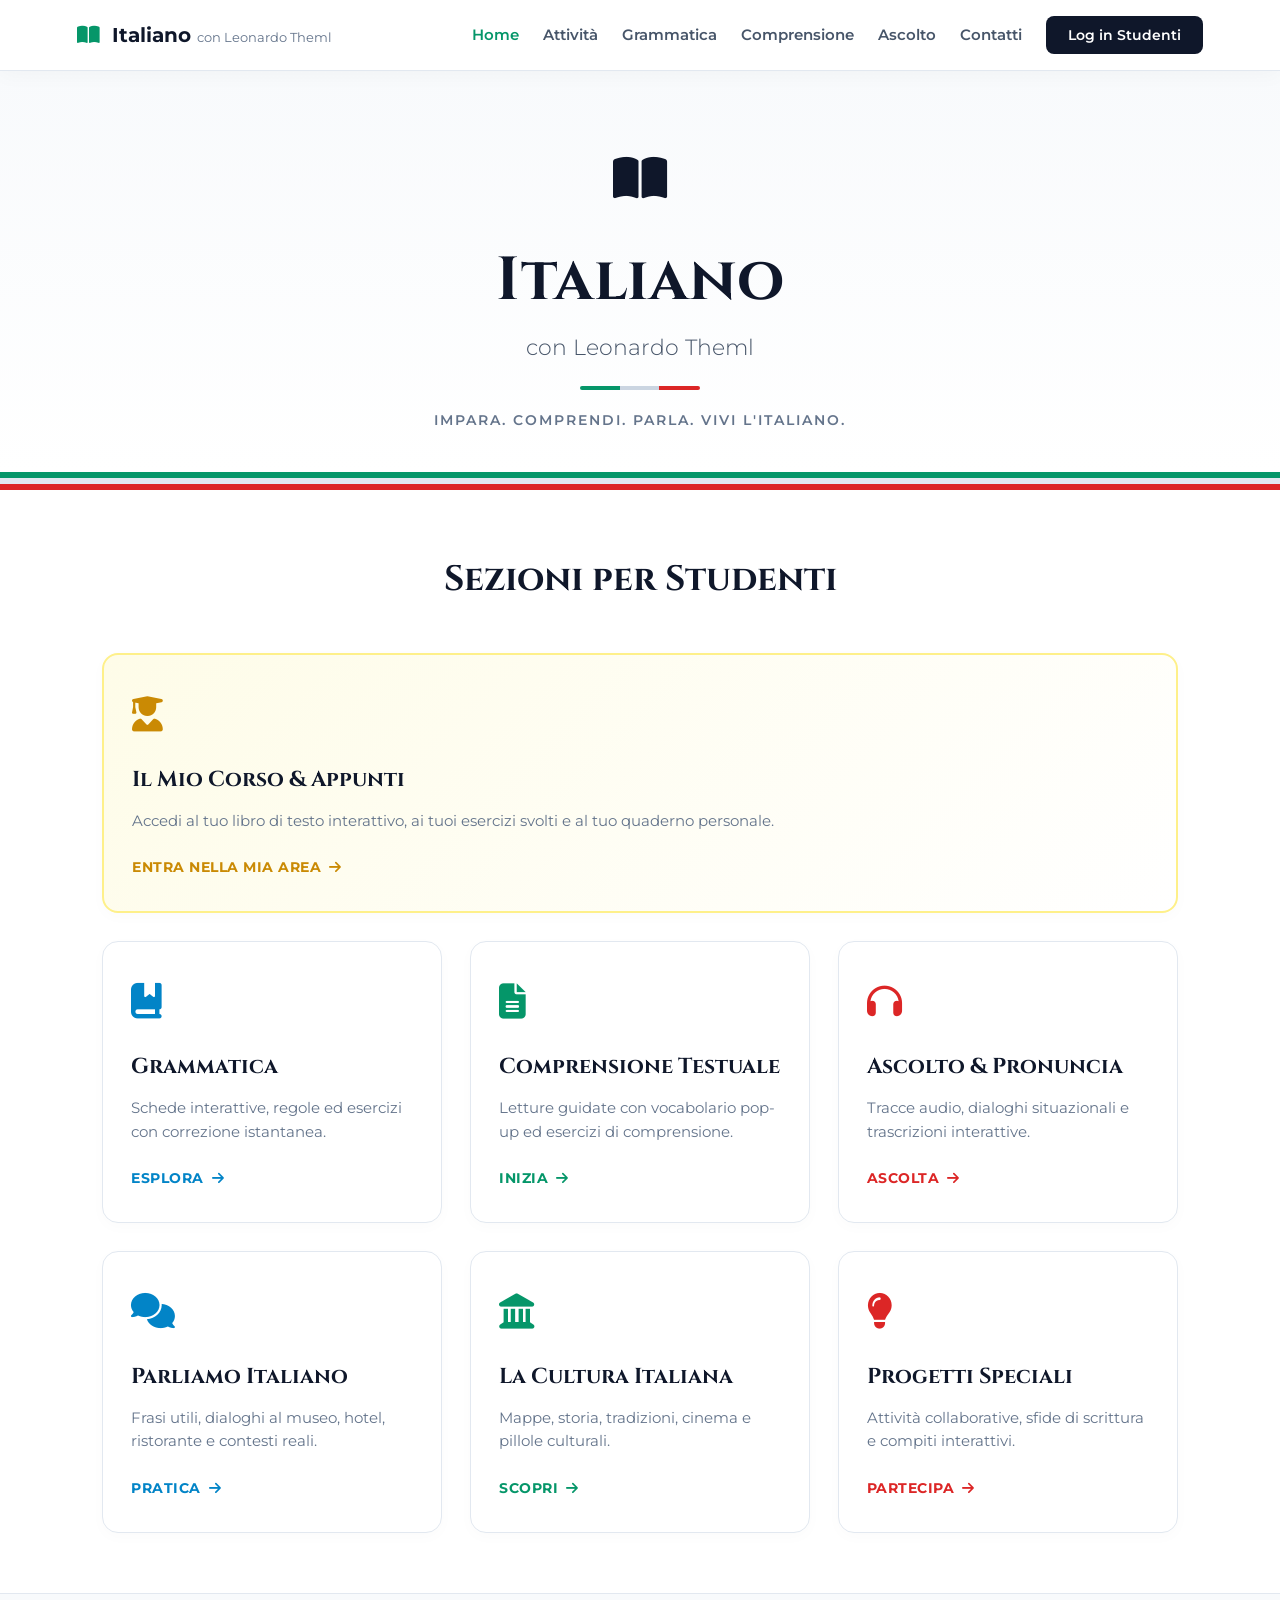
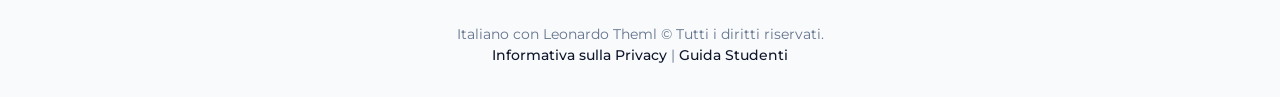
<file: index.html>
<!DOCTYPE html>
<html lang="it">
<head>
  <meta charset="UTF-8">
  <meta name="viewport" content="width=device-width, initial-scale=1.0">
  <title>Italiano con Leonardo Theml</title>
  <link rel="stylesheet" href="style.css">
  <!-- Font eleganti da Google Fonts -->
  <link rel="preconnect" href="https://fonts.googleapis.com">
  <link rel="preconnect" href="https://fonts.gstatic.com" crossorigin>
  <link href="https://fonts.googleapis.com/css2?family=Cinzel:wght@500;700&family=Montserrat:wght@300;400;600;700&display=swap" rel="stylesheet">
  <!-- Icone da FontAwesome -->
  <link rel="stylesheet" href="https://cdnjs.cloudflare.com/ajax/libs/font-awesome/6.4.0/css/all.min.css">
</head>
<body>

  <!-- Barra di Navigazione -->
  <header class="navbar">
    <div class="logo-nav">
      <i class="fa-solid fa-book-open"></i>
      <span>Italiano <small>con Leonardo Theml</small></span>
    </div>
    <nav>
      <a href="#home" class="active">Home</a>
      <a href="#attivita">Attività</a>
      <a href="#grammatica">Grammatica</a>
      <a href="#comprensione">Comprensione</a>
      <a href="#ascolto">Ascolto</a>
      <a href="#contatti">Contatti</a>
      <button class="btn-login" id="loginBtn">Log in Studenti</button>
    </nav>
  </header>

  <!-- Sezione Hero / Intestazione Principale -->
  <section class="hero-section" id="home">
    <div class="hero-content">
      <div class="main-logo-icon">
        <i class="fa-solid fa-book-open"></i>
      </div>
      <h1 class="main-title">Italiano</h1>
      <h2 class="sub-title">con Leonardo Theml</h2>
      <div class="tricolore-line"></div>
      <p class="slogan">IMPARA. COMPRENDI. PARLA. VIVI L'ITALIANO.</p>
    </div>
  </section>

  <!-- Fascia Tricolore Curva -->
  <div class="wave-container">
    <div class="wave wave-green"></div>
    <div class="wave wave-white"></div>
    <div class="wave wave-red"></div>
  </div>

  <!-- Sezione Principale delle Attività Interattive -->
  <main class="content-section" id="attivita">
    <h2 class="section-title">Sezioni per Studenti</h2>

    <!-- Griglia dei Moduli Cliccabili -->
    <div class="cards-grid">

<!-- Nuova Card in evidenza per l'Area Riservata dello Studente -->
<a href="area-studente.html" class="card card-gold">
  <div class="card-icon"><i class="fa-solid fa-user-graduate"></i></div>
  <h3>Il Mio Corso & Appunti</h3>
  <p>Accedi al tuo libro di testo interattivo, ai tuoi esercizi svolti e al tuo quaderno personale.</p>
  <span class="btn-card">Entra nella mia area <i class="fa-solid fa-arrow-right"></i></span>
</a>

      <a href="grammatica.html" class="card card-blue">
        <div class="card-icon"><i class="fa-solid fa-book-bookmark"></i></div>
        <h3>Grammatica</h3>
        <p>Schede interattive, regole ed esercizi con correzione istantanea.</p>
        <span class="btn-card">Esplora <i class="fa-solid fa-arrow-right"></i></span>
      </a>


      <a href="comprensione.html" class="card card-green">
        <div class="card-icon"><i class="fa-solid fa-file-lines"></i></div>
        <h3>Comprensione Testuale</h3>
        <p>Letture guidate con vocabolario pop-up ed esercizi di comprensione.</p>
        <span class="btn-card">Inizia <i class="fa-solid fa-arrow-right"></i></span>
      </a>

      <a href="ascolto.html" class="card card-red">
        <div class="card-icon"><i class="fa-solid fa-headphones"></i></div>
        <h3>Ascolto & Pronuncia</h3>
        <p>Tracce audio, dialoghi situazionali e trascrizioni interattive.</p>
        <span class="btn-card">Ascolta <i class="fa-solid fa-arrow-right"></i></span>
      </a>

      <a href="conversazione.html" class="card card-blue">
        <div class="card-icon"><i class="fa-solid fa-comments"></i></div>
        <h3>Parliamo Italiano</h3>
        <p>Frasi utili, dialoghi al museo, hotel, ristorante e contesti reali.</p>
        <span class="btn-card">Pratica <i class="fa-solid fa-arrow-right"></i></span>
      </a>

      <a href="cultura.html" class="card card-green">
        <div class="card-icon"><i class="fa-solid fa-landmark"></i></div>
        <h3>La Cultura Italiana</h3>
        <p>Mappe, storia, tradizioni, cinema e pillole culturali.</p>
        <span class="btn-card">Scopri <i class="fa-solid fa-arrow-right"></i></span>
      </a>

      <a href="progetti.html" class="card card-red">
        <div class="card-icon"><i class="fa-solid fa-lightbulb"></i></div>
        <h3>Progetti Speciali</h3>
        <p>Attività collaborative, sfide di scrittura e compiti interattivi.</p>
        <span class="btn-card">Partecipa <i class="fa-solid fa-arrow-right"></i></span>
      </a>

    </div>
  </main>

  <!-- Piè di pagina (Footer) -->
  <footer class="footer">
    <p>Italiano con Leonardo Theml &copy; Tutti i diritti riservati.</p>
    <div class="footer-links">
      <a href="#">Informativa sulla Privacy</a> | 
      <a href="#">Guida Studenti</a>
    </div>
  </footer>

  <script src="script.js"></script>
</body>
</html>
</file>
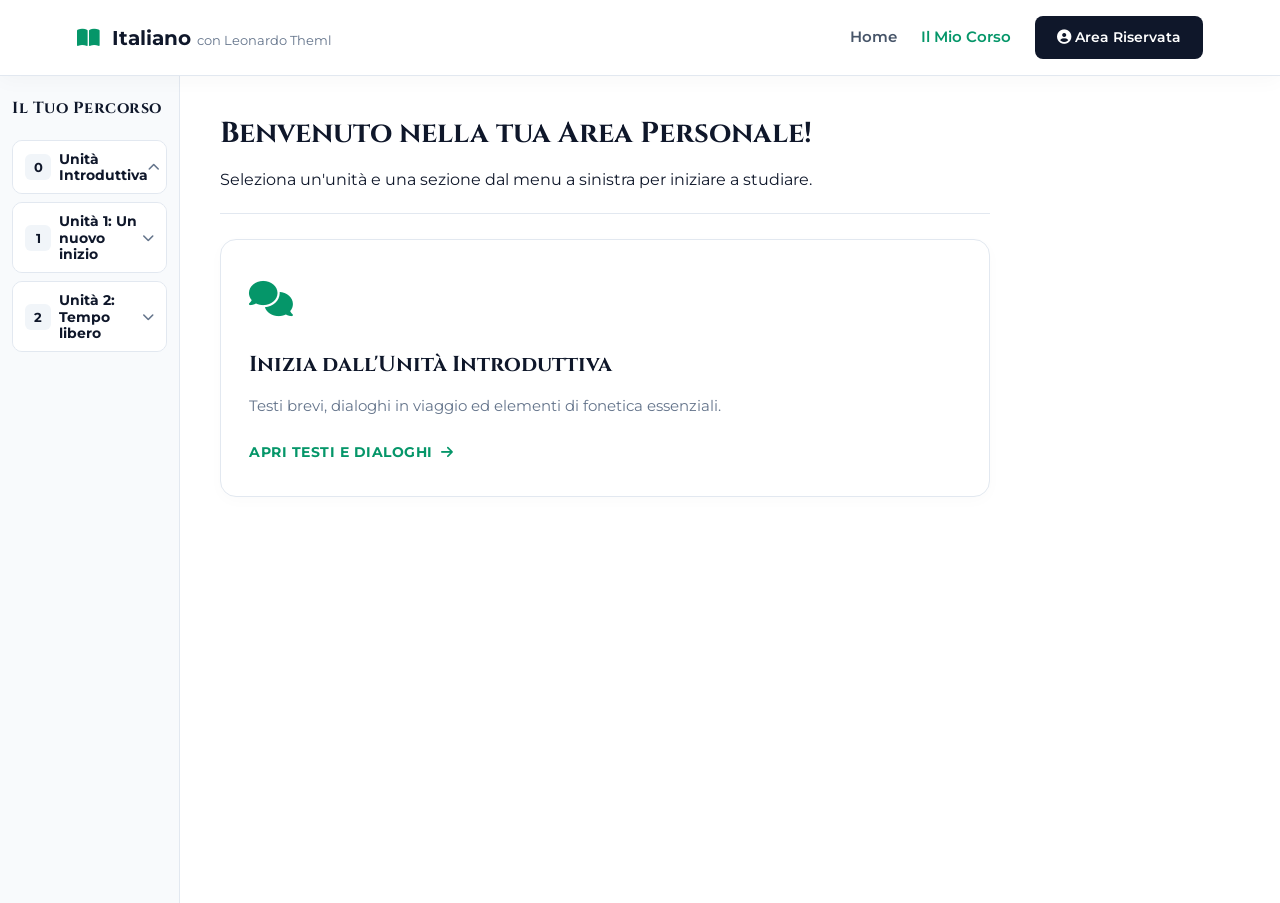
<file: area-studente.html>
<!DOCTYPE html>
<html lang="it">
<head>
  <meta charset="UTF-8">
  <meta name="viewport" content="width=device-width, initial-scale=1.0">
  <title>Area Studente | Italiano con Leonardo Theml</title>
  <link rel="stylesheet" href="style.css">
  <link rel="stylesheet" href="area-studente.css">
  <link rel="preconnect" href="https://fonts.googleapis.com">
  <link href="https://fonts.googleapis.com/css2?family=Cinzel:wght@500;700&family=Montserrat:wght@300;400;600;700&display=swap" rel="stylesheet">
  <link rel="stylesheet" href="https://cdnjs.cloudflare.com/ajax/libs/font-awesome/6.4.0/css/all.min.css">
</head>
<body>

  <!-- BARRA DI NAVIGAZIONE -->
  <header class="navbar">
    <div class="logo-nav">
      <i class="fa-solid fa-book-open"></i>
      <span>Italiano <small>con Leonardo Theml</small></span>
    </div>
    <nav>
      <a href="index.html">Home</a>
      <a href="area-studente.html" class="active">Il Mio Corso</a>
      <span class="btn-login"><i class="fa-solid fa-circle-user"></i> Area Riservata</span>
    </nav>
  </header>

  <div class="student-dashboard">

    <!-- MENU LATERALE CON UNITA A CASCATA -->
    <aside class="units-sidebar">
      <h3>Il Tuo Percorso</h3>
      <div class="units-accordion">

        <!-- UNITA INTRODUTTIVA -->
        <div class="accordion-item active">
          <button class="accordion-btn" onclick="toggleAccordion(this)">
            <div class="unit-btn-content">
              <span class="unit-number">0</span>
              <strong>Unità Introduttiva</strong>
            </div>
            <i class="fa-solid fa-chevron-down arrow-icon"></i>
          </button>
          <div class="accordion-content">
            <a href="testi-e-dialoghi-unita0.html" class="sub-link active"><i class="fa-solid fa-comments"></i> Testi e Dialoghi</a>
            <a href="spiegazioni-unita0.html" class="sub-link"><i class="fa-solid fa-book-bookmark"></i> Spiegazioni & Grammatica</a>
            <a href="esercizi-unita0.html" class="sub-link"><i class="fa-solid fa-pen-to-square"></i> Esercizi</a>
          </div>
        </div>

        <!-- UNITA 1 -->
        <div class="accordion-item">
          <button class="accordion-btn" onclick="toggleAccordion(this)">
            <div class="unit-btn-content">
              <span class="unit-number">1</span>
              <strong>Unità 1: Un nuovo inizio</strong>
            </div>
            <i class="fa-solid fa-chevron-down arrow-icon"></i>
          </button>
          <div class="accordion-content">
            <a href="testi-e-dialoghi-unita1.html" class="sub-link"><i class="fa-solid fa-comments"></i> Testi e Dialoghi</a>
            <a href="spiegazioni-unita1.html" class="sub-link"><i class="fa-solid fa-book-bookmark"></i> Spiegazioni & Grammatica</a>
            <a href="esercizi-unita1.html" class="sub-link"><i class="fa-solid fa-pen-to-square"></i> Esercizi</a>
          </div>
        </div>

        <!-- UNITA 2 -->
        <div class="accordion-item">
          <button class="accordion-btn" onclick="toggleAccordion(this)">
            <div class="unit-btn-content">
              <span class="unit-number">2</span>
              <strong>Unità 2: Tempo libero</strong>
            </div>
            <i class="fa-solid fa-chevron-down arrow-icon"></i>
          </button>
          <div class="accordion-content">
            <a href="testi-e-dialoghi-unita2.html" class="sub-link"><i class="fa-solid fa-comments"></i> Testi e Dialoghi</a>
            <a href="spiegazioni-unita2.html" class="sub-link"><i class="fa-solid fa-book-bookmark"></i> Spiegazioni & Grammatica</a>
            <a href="esercizi-unita2.html" class="sub-link"><i class="fa-solid fa-pen-to-square"></i> Esercizi</a>
          </div>
        </div>

      </div>
    </aside>

    <!-- AREA CENTRALE DI BENVENUTO / PANORAMICA -->
    <main class="lesson-workspace">
      <div class="unit-header">
        <h1>Benvenuto nella tua Area Personale!</h1>
        <p>Seleziona un'unità e una sezione dal menu a sinistra per iniziare a studiare.</p>
      </div>

      <div class="cards-grid">
        <a href="testi-e-dialoghi-unita0.html" class="card card-green">
          <div class="card-icon"><i class="fa-solid fa-comments"></i></div>
          <h3>Inizia dall'Unità Introduttiva</h3>
          <p>Testi brevi, dialoghi in viaggio ed elementi di fonetica essenziali.</p>
          <span class="btn-card">Apri Testi e Dialoghi <i class="fa-solid fa-arrow-right"></i></span>
        </a>
      </div>
    </main>

  </div>

  <script src="area-studente.js"></script>
</body>
</html>
</file>
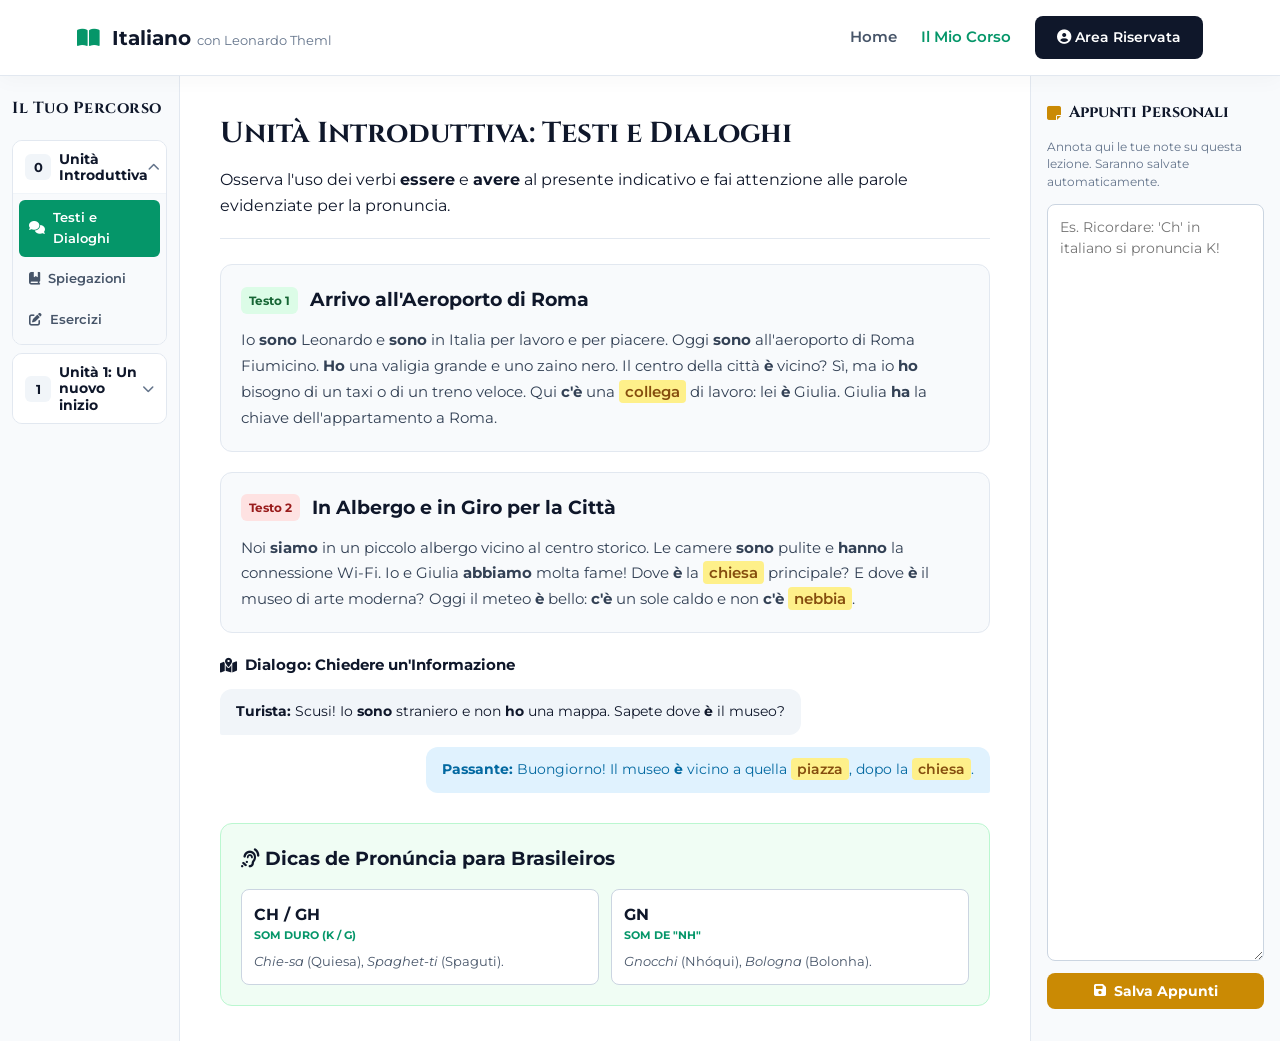
<file: testi-e-dialoghi-unita0.html>
<!DOCTYPE html>
<html lang="it">
<head>
  <meta charset="UTF-8">
  <meta name="viewport" content="width=device-width, initial-scale=1.0">
  <title>Testi e Dialoghi - Unità Introduttiva | Italiano con Leonardo Theml</title>
  <link rel="stylesheet" href="style.css">
  <link rel="stylesheet" href="area-studente.css">
  <link rel="preconnect" href="https://fonts.googleapis.com">
  <link href="https://fonts.googleapis.com/css2?family=Cinzel:wght@500;700&family=Montserrat:wght@300;400;600;700&display=swap" rel="stylesheet">
  <link rel="stylesheet" href="https://cdnjs.cloudflare.com/ajax/libs/font-awesome/6.4.0/css/all.min.css">
</head>
<body>

  <header class="navbar">
    <div class="logo-nav">
      <i class="fa-solid fa-book-open"></i>
      <span>Italiano <small>con Leonardo Theml</small></span>
    </div>
    <nav>
      <a href="index.html">Home</a>
      <a href="area-studente.html" class="active">Il Mio Corso</a>
      <span class="btn-login"><i class="fa-solid fa-circle-user"></i> Area Riservata</span>
    </nav>
  </header>

  <div class="student-dashboard">

    <!-- MENU LATERALE (5% SU DESKTOP) -->
    <aside class="units-sidebar">
      <h3>Il Tuo Percorso</h3>
      <div class="units-accordion">

        <!-- UNITA INTRODUTTIVA -->
        <div class="accordion-item active">
          <button class="accordion-btn" onclick="toggleAccordion(this)">
            <div class="unit-btn-content">
              <span class="unit-number">0</span>
              <strong>Unità Introduttiva</strong>
            </div>
            <i class="fa-solid fa-chevron-down arrow-icon"></i>
          </button>
          <div class="accordion-content show">
            <a href="testi-e-dialoghi-unita0.html" class="sub-link active"><i class="fa-solid fa-comments"></i> Testi e Dialoghi</a>
            <a href="spiegazioni-unita0.html" class="sub-link"><i class="fa-solid fa-book-bookmark"></i> Spiegazioni</a>
            <a href="esercizi-unita0.html" class="sub-link"><i class="fa-solid fa-pen-to-square"></i> Esercizi</a>
          </div>
        </div>

        <!-- UNITA 1 -->
        <div class="accordion-item">
          <button class="accordion-btn" onclick="toggleAccordion(this)">
            <div class="unit-btn-content">
              <span class="unit-number">1</span>
              <strong>Unità 1: Un nuovo inizio</strong>
            </div>
            <i class="fa-solid fa-chevron-down arrow-icon"></i>
          </button>
          <div class="accordion-content">
            <a href="testi-e-dialoghi-unita1.html" class="sub-link"><i class="fa-solid fa-comments"></i> Testi e Dialoghi</a>
            <a href="spiegazioni-unita1.html" class="sub-link"><i class="fa-solid fa-book-bookmark"></i> Spiegazioni</a>
            <a href="esercizi-unita1.html" class="sub-link"><i class="fa-solid fa-pen-to-square"></i> Esercizi</a>
          </div>
        </div>

      </div>
    </aside>

    <!-- AREA CENTRALE CONTENUTO PRINCIPALE (75% SU DESKTOP) -->
    <main class="lesson-workspace">
      <div class="unit-header">
        <h1>Unità Introduttiva: Testi e Dialoghi</h1>
        <p>Osserva l'uso dei verbi <strong>essere</strong> e <strong>avere</strong> al presente indicativo e fai attenzione alle parole evidenziate per la pronuncia.</p>
      </div>

      <!-- TESTO 1 -->
      <div class="intro-card">
        <div class="intro-card-header">
          <span class="badge-tag green">Testo 1</span>
          <h3>Arrivo all'Aeroporto di Roma</h3>
        </div>
        <p class="intro-text">
          Io <strong>sono</strong> Leonardo e <strong>sono</strong> in Italia per lavoro e per piacere. Oggi <strong>sono</strong> all'aeroporto di Roma Fiumicino. <strong>Ho</strong> una valigia grande e uno zaino nero. Il centro della città <strong>è</strong> vicino? Sì, ma io <strong>ho</strong> bisogno di un taxi o di un treno veloce. Qui <strong>c'è</strong> una <mark class="phoneme">collega</mark> di lavoro: lei <strong>è</strong> Giulia. Giulia <strong>ha</strong> la chiave dell'appartamento a Roma.
        </p>
      </div>

      <!-- TESTO 2 -->
      <div class="intro-card">
        <div class="intro-card-header">
          <span class="badge-tag red">Testo 2</span>
          <h3>In Albergo e in Giro per la Città</h3>
        </div>
        <p class="intro-text">
          Noi <strong>siamo</strong> in un piccolo albergo vicino al centro storico. Le camere <strong>sono</strong> pulite e <strong>hanno</strong> la connessione Wi-Fi. Io e Giulia <strong>abbiamo</strong> molta fame! Dove <strong>è</strong> la <mark class="phoneme">chiesa</mark> principale? E dove <strong>è</strong> il museo di arte moderna? Oggi il meteo <strong>è</strong> bello: <strong>c'è</strong> un sole caldo e non <strong>c'è</strong> <mark class="phoneme">nebbia</mark>.
        </p>
      </div>

      <!-- DIALOGO 1 -->
      <div class="dialogue-box">
        <h4><i class="fa-solid fa-map-location-dot"></i> Dialogo: Chiedere un'Informazione</h4>
        <div class="chat-box">
          <div class="chat-bubble left">
            <strong>Turista:</strong> Scusi! Io <strong>sono</strong> straniero e non <strong>ho</strong> una mappa. Sapete dove <strong>è</strong> il museo?
          </div>
          <div class="chat-bubble right">
            <strong>Passante:</strong> Buongiorno! Il museo <strong>è</strong> vicino a quella <mark class="phoneme">piazza</mark>, dopo la <mark class="phoneme">chiesa</mark>.
          </div>
        </div>
      </div>

      <!-- GUIDA FONETICA BRASILIANI -->
      <div class="phonetics-guide-box">
        <h3><i class="fa-solid fa-ear-listen"></i> Dicas de Pronúncia para Brasileiros</h3>
        <div class="phonetics-grid">
          <div class="phoneme-card">
            <strong>CH / GH</strong>
            <small>Som DURO (K / G)</small>
            <p><em>Chie-sa</em> (Quiesa), <em>Spaghet-ti</em> (Spaguti).</p>
          </div>
          <div class="phoneme-card">
            <strong>GN</strong>
            <small>Som de "NH"</small>
            <p><em>Gnocchi</em> (Nhóqui), <em>Bologna</em> (Bolonha).</p>
          </div>
        </div>
      </div>

    </main>

    <!-- QUADERNO APPUNTI (20% SU DESKTOP / POPUP SU MOBILE) -->
    <aside class="notes-sidebar" id="notesSidebar">
      <div class="notes-header-mobile">
        <h3><i class="fa-solid fa-note-sticky"></i> Appunti Personali</h3>
        <button class="btn-close-notes" onclick="toggleMobileNotes()"><i class="fa-solid fa-xmark"></i></button>
      </div>
      <p class="notes-help">Annota qui le tue note su questa lezione. Saranno salvate automaticamente.</p>
      <textarea id="studentNotes" placeholder="Es. Ricordare: 'Ch' in italiano si pronuncia K!"></textarea>
      <button class="btn-save-notes" onclick="salvaAppunti('unita0_testi')"><i class="fa-solid fa-floppy-disk"></i> Salva Appunti</button>
      <span id="saveStatus" class="save-status"></span>
    </aside>

  </div>

  <!-- PULSANTE FLOTTANTE SOLTANTO PER SMARTPHONE E TABLET -->
  <button class="mobile-notes-toggle" onclick="toggleMobileNotes()">
    <i class="fa-solid fa-pen-to-square"></i> Appunti
  </button>

  <script src="area-studente.js"></script>
</body>
</html>
</file>
<file: style.css>
/* RESET E TIPOGRAFIA */
* {
  margin: 0;
  padding: 0;
  box-sizing: border-box;
  font-family: 'Montserrat', sans-serif;
}

body {
  background-color: #ffffff;
  color: #0f172a;
  line-height: 1.6;
}

/* NAVBAR ELEGANTE */
.navbar {
  display: flex;
  justify-content: space-between;
  align-items: center;
  padding: 16px 6%;
  background-color: #ffffff;
  position: sticky;
  top: 0;
  z-index: 1000;
  border-bottom: 1px solid #e2e8f0;
  box-shadow: 0 4px 20px rgba(0, 0, 0, 0.03);
}

.logo-nav {
  display: flex;
  align-items: center;
  gap: 12px;
  font-family: 'Cinzel', serif;
  font-size: 1.25rem;
  font-weight: 700;
  color: #0f172a;
}

.logo-nav i {
  color: #059669;
}

.logo-nav small {
  font-family: 'Montserrat', sans-serif;
  font-size: 0.8rem;
  font-weight: 400;
  color: #64748b;
}

.navbar nav {
  display: flex;
  align-items: center;
  gap: 24px;
}

.navbar nav a {
  color: #475569;
  text-decoration: none;
  font-size: 0.95rem;
  font-weight: 600;
  transition: color 0.2s;
}

.navbar nav a:hover, .navbar nav a.active {
  color: #059669;
}

.btn-login {
  background-color: #0f172a;
  color: #ffffff;
  border: none;
  padding: 10px 22px;
  border-radius: 8px;
  font-weight: 600;
  font-size: 0.9rem;
  cursor: pointer;
  transition: all 0.2s ease;
}

.btn-login:hover {
  background-color: #059669;
  transform: translateY(-1px);
}

/* HERO SECTION PULITA */
.hero-section {
  background: linear-gradient(180deg, #f8fafc 0%, #ffffff 100%);
  text-align: center;
  padding: 70px 20px 40px 20px;
}

.main-logo-icon {
  font-size: 3rem;
  color: #0f172a;
  margin-bottom: 15px;
}

.main-title {
  font-family: 'Cinzel', serif;
  font-size: 3.8rem;
  font-weight: 700;
  color: #0f172a;
  letter-spacing: 1px;
}

.sub-title {
  font-size: 1.4rem;
  font-weight: 300;
  color: #475569;
  margin-bottom: 20px;
}

.tricolore-line {
  width: 120px;
  height: 4px;
  margin: 0 auto 20px auto;
  border-radius: 2px;
  background: linear-gradient(to right, #059669 33%, #cbd5e1 33%, #cbd5e1 66%, #dc2626 66%);
}

.slogan {
  letter-spacing: 2px;
  font-size: 0.85rem;
  font-weight: 600;
  color: #64748b;
}

/* ONDE DELICATE */
.wave-container {
  position: relative;
  width: 100%;
  height: 20px;
  background-color: #ffffff;
}

.wave {
  position: absolute;
  width: 100%;
  height: 6px;
}

.wave-green { top: 0; background-color: #059669; }
.wave-white { top: 6px; background-color: #e2e8f0; }
.wave-red { top: 12px; background-color: #dc2626; }

/* SEZIONE CONTENUTI / CARDS */
.content-section {
  padding: 60px 8%;
  background-color: #ffffff;
}

.section-title {
  font-family: 'Cinzel', serif;
  font-size: 2.2rem;
  text-align: center;
  margin-bottom: 45px;
  color: #0f172a;
}

.cards-grid {
  display: grid;
  grid-template-columns: repeat(auto-fit, minmax(290px, 1fr));
  gap: 28px;
}

.card {
  text-decoration: none;
  background-color: #ffffff;
  padding: 32px 28px;
  border-radius: 16px;
  display: flex;
  flex-direction: column;
  justify-content: space-between;
  border: 1px solid #e2e8f0;
  box-shadow: 0 4px 15px rgba(0, 0, 0, 0.02);
  transition: all 0.3s ease;
}

.card:hover {
  transform: translateY(-6px);
  box-shadow: 0 16px 30px rgba(0, 0, 0, 0.06);
  border-color: #cbd5e1;
}

.card-icon {
  font-size: 2.2rem;
  margin-bottom: 20px;
}

.card h3 {
  font-family: 'Cinzel', serif;
  font-size: 1.35rem;
  color: #0f172a;
  margin-bottom: 12px;
}

.card p {
  font-size: 0.92rem;
  line-height: 1.6;
  color: #64748b;
  margin-bottom: 24px;
}

.btn-card {
  font-size: 0.85rem;
  font-weight: 700;
  text-transform: uppercase;
  letter-spacing: 0.5px;
  display: flex;
  align-items: center;
  gap: 8px;
}

/* VARIANTI COLORI CARDS ACCENTATI */
.card-blue .card-icon, .card-blue .btn-card { color: #0284c7; }
.card-green .card-icon, .card-green .btn-card { color: #059669; }
.card-red .card-icon, .card-red .btn-card { color: #dc2626; }

.card-gold {
  grid-column: 1 / -1;
  background: linear-gradient(135deg, #fefce8 0%, #ffffff 100%);
  border: 2px solid #fef08a;
}

.card-gold .card-icon, .card-gold .btn-card { color: #ca8a04; }

/* FOOTER */
.footer {
  background-color: #f8fafc;
  text-align: center;
  padding: 30px;
  font-size: 0.85rem;
  color: #64748b;
  border-top: 1px solid #e2e8f0;
}

.footer-links a {
  color: #0f172a;
  text-decoration: none;
  font-weight: 500;
}
</file>
<file: area-studente.css>
/* DASHBOARD LAYOUT CON PROPORZIONI PERSONALIZZATE (5% Menu | 75% Contenuto | 20% Appunti) */
.student-dashboard {
  display: grid;
  grid-template-columns: minmax(180px, 12fr) 68fr 20fr;
  min-height: calc(100vh - 73px);
  background-color: #ffffff;
}

/* 1. SIDEBAR SINISTRA: UNITÀ DI STUDIO (5% approx) */
.units-sidebar {
  background-color: #f8fafc;
  padding: 20px 12px;
  border-right: 1px solid #e2e8f0;
  overflow-y: auto;
}

.units-sidebar h3 {
  font-family: 'Cinzel', serif;
  font-size: 1rem;
  margin-bottom: 18px;
  color: #0f172a;
  letter-spacing: 0.5px;
}

/* MENU A CASCATA (ACCORDION) */
.units-accordion {
  display: flex;
  flex-direction: column;
  gap: 8px;
}

.accordion-item {
  border: 1px solid #e2e8f0;
  border-radius: 10px;
  overflow: hidden;
  background-color: #ffffff;
}

.accordion-btn {
  width: 100%;
  padding: 10px 12px;
  background-color: #ffffff;
  border: none;
  display: flex;
  align-items: center;
  justify-content: space-between;
  cursor: pointer;
  transition: background-color 0.2s;
}

.accordion-btn:hover {
  background-color: #f8fafc;
}

.unit-btn-content {
  display: flex;
  align-items: center;
  gap: 8px;
  color: #0f172a;
  text-align: left;
}

.unit-number {
  background-color: #f1f5f9;
  color: #0f172a;
  min-width: 26px;
  height: 26px;
  display: flex;
  align-items: center;
  justify-content: center;
  border-radius: 6px;
  font-weight: 700;
  font-size: 0.82rem;
}

.unit-btn-content strong {
  font-size: 0.85rem;
  line-height: 1.2;
}

.arrow-icon {
  font-size: 0.75rem;
  color: #64748b;
  transition: transform 0.3s ease;
}

.accordion-item.active .arrow-icon {
  transform: rotate(180deg);
}

.accordion-content {
  display: none;
  background-color: #f8fafc;
  border-top: 1px solid #f1f5f9;
  padding: 6px;
}

.accordion-content.show {
  display: flex;
  flex-direction: column;
  gap: 4px;
}

.sub-link {
  display: flex;
  align-items: center;
  gap: 8px;
  padding: 8px 10px;
  text-decoration: none;
  color: #475569;
  font-size: 0.8rem;
  font-weight: 600;
  border-radius: 6px;
  transition: all 0.2s;
}

.sub-link:hover {
  background-color: #e2e8f0;
  color: #0f172a;
}

.sub-link.active {
  background-color: #059669;
  color: #ffffff;
}

/* 2. AREA CENTRALE: LEZIONE INTERATTIVA (75% approx) */
.lesson-workspace {
  padding: 35px 40px;
  background-color: #ffffff;
  overflow-y: auto;
}

.unit-header {
  border-bottom: 1px solid #e2e8f0;
  padding-bottom: 20px;
  margin-bottom: 25px;
}

.unit-header h1 {
  font-family: 'Cinzel', serif;
  font-size: 1.8rem;
  color: #0f172a;
  margin-bottom: 10px;
}

/* TESTI INTRODUTTIVI */
.intro-card {
  background-color: #f8fafc;
  border: 1px solid #e2e8f0;
  border-radius: 12px;
  padding: 20px;
  margin-bottom: 20px;
}

.intro-card-header {
  display: flex;
  align-items: center;
  gap: 12px;
  margin-bottom: 12px;
}

.badge-tag {
  padding: 4px 8px;
  border-radius: 6px;
  font-size: 0.75rem;
  font-weight: 700;
}

.badge-tag.green { background-color: #dcfce7; color: #166534; }
.badge-tag.red { background-color: #fee2e2; color: #991b1b; }
.badge-tag.blue { background-color: #e0f2fe; color: #075985; }

.intro-text {
  font-size: 0.95rem;
  line-height: 1.7;
  color: #334155;
}

mark.phoneme {
  background-color: #fef08a;
  color: #854d0e;
  padding: 2px 6px;
  border-radius: 4px;
  font-weight: 600;
}

/* DIALOGHI BOX */
.dialogue-box {
  margin-bottom: 25px;
}

.dialogue-box h4 {
  font-size: 0.95rem;
  color: #0f172a;
  margin-bottom: 12px;
  display: flex;
  align-items: center;
  gap: 8px;
}

.chat-box {
  display: flex;
  flex-direction: column;
  gap: 12px;
}

.chat-bubble {
  padding: 12px 16px;
  border-radius: 12px;
  max-width: 85%;
  font-size: 0.9rem;
  line-height: 1.5;
}

.chat-bubble.left {
  background-color: #f1f5f9;
  color: #0f172a;
  align-self: flex-start;
  border-bottom-left-radius: 2px;
}

.chat-bubble.right {
  background-color: #e0f2fe;
  color: #0369a1;
  align-self: flex-end;
  border-bottom-right-radius: 2px;
}

/* FONETICA GUIDA */
.phonetics-guide-box {
  background-color: #f0fdf4;
  border: 1px solid #bbf7d0;
  border-radius: 12px;
  padding: 20px;
  margin-top: 30px;
}

.phonetics-grid {
  display: grid;
  grid-template-columns: repeat(auto-fit, minmax(200px, 1fr));
  gap: 12px;
  margin-top: 15px;
}

.phoneme-card {
  background-color: #ffffff;
  border: 1px solid #cbd5e1;
  padding: 12px;
  border-radius: 8px;
}

.phoneme-card strong {
  display: block;
  font-size: 1rem;
  color: #0f172a;
}

.phoneme-card small {
  display: block;
  color: #059669;
  font-weight: 700;
  font-size: 0.7rem;
  text-transform: uppercase;
  margin-bottom: 6px;
}

.phoneme-card p {
  font-size: 0.82rem;
  color: #475569;
}

/* 3. SIDEBAR DESTRA: QUADERNO DEGLI APPUNTI (20% approx) */
.notes-sidebar {
  background-color: #f8fafc;
  padding: 24px 16px;
  border-left: 1px solid #e2e8f0;
  display: flex;
  flex-direction: column;
}

.notes-header-mobile {
  display: flex;
  justify-content: space-between;
  align-items: center;
  margin-bottom: 12px;
}

.notes-sidebar h3 {
  font-family: 'Cinzel', serif;
  color: #0f172a;
  font-size: 1rem;
  display: flex;
  align-items: center;
  gap: 8px;
}

.notes-sidebar h3 i {
  color: #ca8a04;
}

.notes-help {
  font-size: 0.78rem;
  color: #64748b;
  margin-bottom: 14px;
  line-height: 1.4;
}

#studentNotes {
  flex: 1;
  width: 100%;
  min-height: 200px;
  background-color: #ffffff;
  border: 1px solid #cbd5e1;
  border-radius: 8px;
  padding: 12px;
  color: #0f172a;
  font-size: 0.88rem;
  line-height: 1.5;
  resize: vertical;
  outline: none;
  margin-bottom: 12px;
}

#studentNotes:focus {
  border-color: #ca8a04;
}

.btn-save-notes {
  background-color: #ca8a04;
  color: #ffffff;
  border: none;
  padding: 10px;
  border-radius: 8px;
  font-weight: 700;
  font-size: 0.85rem;
  cursor: pointer;
  transition: background-color 0.2s;
  display: flex;
  align-items: center;
  justify-content: center;
  gap: 8px;
}

.btn-save-notes:hover {
  background-color: #a16207;
}

.save-status {
  font-size: 0.8rem;
  color: #059669;
  font-weight: 600;
  margin-top: 8px;
  text-align: center;
}

/* PULSANTE FLOTTANTE E MODALE MOBILE PER APPUNTI */
.mobile-notes-toggle, .btn-close-notes {
  display: none;
}

/* ========================================================= */
/* ADATTABILITÀ RESPONSIVE (SMARTPHONE E TABLET)             */
/* ========================================================= */

/* TABLET (Sotto i 992px) */
@media (max-width: 992px) {
  .student-dashboard {
    grid-template-columns: 220px 1fr;
  }

  .notes-sidebar {
    display: none; /* Nasconde la colonna fissa appunti nei tablet */
  }

  .notes-sidebar.active-mobile {
    display: flex;
    position: fixed;
    bottom: 0;
    left: 0;
    right: 0;
    height: 70vh;
    z-index: 2000;
    box-shadow: 0 -10px 30px rgba(0,0,0,0.2);
    border-top-left-radius: 20px;
    border-top-right-radius: 20px;
    border-left: none;
    animation: slideUp 0.3s ease;
  }

  .mobile-notes-toggle {
    display: flex;
    align-items: center;
    gap: 8px;
    position: fixed;
    bottom: 20px;
    right: 20px;
    background-color: #ca8a04;
    color: #ffffff;
    border: none;
    padding: 14px 20px;
    border-radius: 50px;
    font-weight: 700;
    font-size: 0.9rem;
    box-shadow: 0 4px 15px rgba(202, 138, 4, 0.4);
    cursor: pointer;
    z-index: 1500;
  }

  .btn-close-notes {
    display: block;
    background: none;
    border: none;
    font-size: 1.2rem;
    color: #64748b;
    cursor: pointer;
  }
}

/* SMARTPHONE (Sotto i 768px) */
@media (max-width: 768px) {
  .student-dashboard {
    display: flex;
    flex-direction: column;
  }

  .navbar {
    padding: 12px 16px;
  }

  .navbar nav {
    gap: 12px;
  }

  .units-sidebar {
    border-right: none;
    border-bottom: 1px solid #e2e8f0;
    padding: 16px;
  }

  .lesson-workspace {
    padding: 20px 16px;
  }

  .unit-header h1 {
    font-size: 1.4rem;
  }

  .chat-bubble {
    max-width: 95%;
  }

  .mobile-notes-toggle {
    bottom: 16px;
    right: 16px;
    padding: 12px 18px;
  }
}

@keyframes slideUp {
  from { transform: translateY(100%); }
  to { transform: translateY(0); }
}
</file>
